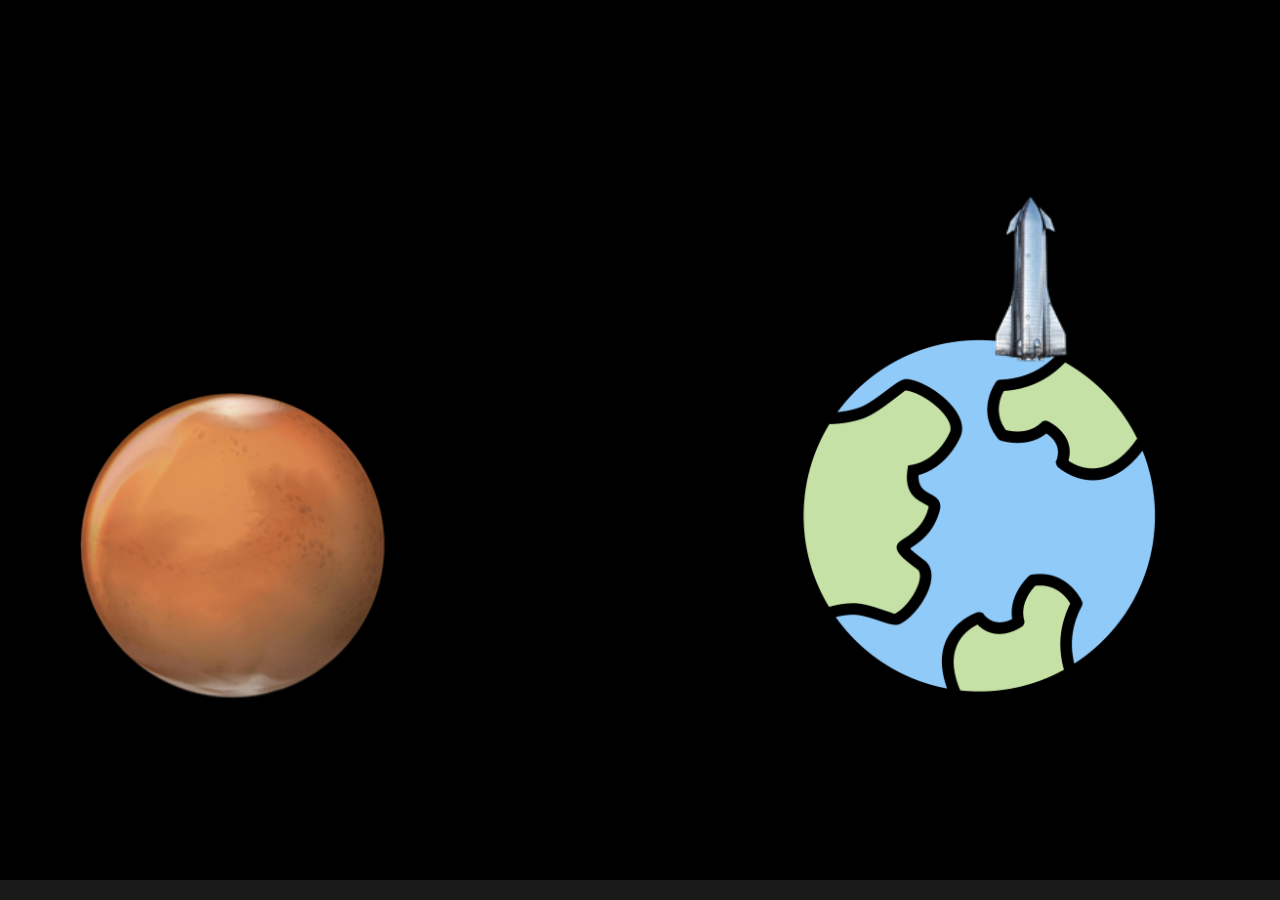
<file: index.html>
<!DOCTYPE html>
<html lang="ko">
<head>
  <meta charset="UTF-8" />
  <title>NasDuck — 실시간 자산 대시보드</title>

<!-- 새 창(세션)마다 starship.html로 이동 -->
<script>
  if (!sessionStorage.getItem('hasVisited')) {
    sessionStorage.setItem('hasVisited', 'true');
    window.location.href = 'starship.html';
  }
</script>

  <meta name="viewport" content="width=device-width, initial-scale=1" />
  <link rel="stylesheet" href="styles.css" />
  <link rel="preconnect" href="https://fonts.googleapis.com">
  <link rel="preconnect" href="https://fonts.gstatic.com" crossorigin>
  <link href="https://fonts.googleapis.com/css2?family=Noto+Sans+KR:wght@400;500;700&family=Montserrat:wght@600&display=swap" rel="stylesheet">
  <script src="https://code.jquery.com/jquery-3.7.1.min.js"></script>
</head>

<body>

  <!-- ===== 헤더 ===== -->
  <header>
    <div class="container">
      <div class="container-small">
        <a href="index.html" class="headA">
          <img src="image/nasduck.png" alt="NasDuck 로고" />
        </a>
      </div>
      <nav class="headB">
        <ul>
          <li><a href="index.html">메인</a></li>
          <li><a href="Chart.html">모의 투자</a></li>
          <li><a href="AI Reco.html">AI 포트폴리오</a></li>
          <li><a href="index.html">소개</a></li>
          <li><a href="index.html">문의</a></li>
        </ul>
      </nav>
      <div class="headC">☰</div>
    </div>
  </header>

  <!-- ===== 실시간 자산 대시보드 ===== -->
  <main>
    <section class="hero">
      <h1 class="hero-title">실시간 자산 대시보드</h1>
      <div class="dashboard" id="dashboard"></div>
    </section>
  </main>

  <!-- ===== 사이트 소개 ===== -->
  <section class="about-site">
    <div class="container">
      <img src="image/nasduck.png" alt="NasDuck 로고" class="about-logo" />
      <h2>NasDuck 소개</h2>
      <p>
        NasDuck은 데이터 기반의 투자 결정을 지원하는 웹 플랫폼입니다.<br>
        실시간 자산 대시보드, 분할매수 시뮬레이션, 그리고 AI 포트폴리오 추천 기능을 통해<br>
        사용자 여러분께서는 시장 변동에 따른 자산 추이를 즉시 파악하고,
        객관적인 데이터를 기반으로 자신에게 맞는 투자 전략을 설계하실 수 있습니다.
      </p>
      <p>
        NasDuck은 복잡한 금융 정보를 단순하고 명확하게 전달하여,
        모든 사용자가 근거 있는 수치를 바탕으로 합리적인 판단을 내릴 수 있도록 설계되었습니다.<br>
        본 웹사이트는 학습 및 연구 목적을 위해 개발되었으며,
        실제 투자 결정 및 그 결과에 대한 책임은 사용자 본인에게 있습니다.
      </p>
    </div>
  </section>

  <!-- ===== 푸터 ===== -->
  <footer>
    <div class="container footer-layout">
      <div class="footA">
        <h2>NasDuck</h2>
        <p>데이터 기반 투자 시뮬레이션 플랫폼<br><a href="#">https://nasduck.net</a></p>
        <nav class="footD">
          <ul>
            <li><a href="#"><span class="fa fa-twitter" title="Twitter"></span></a></li>
            <li><a href="#"><span class="fa fa-facebook" title="Facebook"></span></a></li>
            <li><a href="#"><span class="fa fa-youtube" title="YouTube"></span></a></li>
            <li><a href="#"><span class="fa fa-github" title="GitHub"></span></a></li>
          </ul>
        </nav>
      </div>

      <nav class="footB">
        <div>
          <h3>ABOUT</h3>
          <ul>
            <li><a href="index.html">프로젝트 개요</a></li>
            <li><a href="#">기능 설명</a></li>
            <li><a href="#">개발자 정보</a></li>
          </ul>
        </div>
        <div>
          <h3>SUPPORT</h3>
          <ul>
            <li><a href="#">FAQ</a></li>
            <li><a href="#">문의</a></li>
          </ul>
        </div>
      </nav>

      <div class="footC">© 2025 NasDuck. All rights reserved.</div>
    </div>
  </footer>

  <!-- ===== 메인 스크립트 분리 ===== -->
  <script src="index.js"></script>
</body>
</html>
</file>
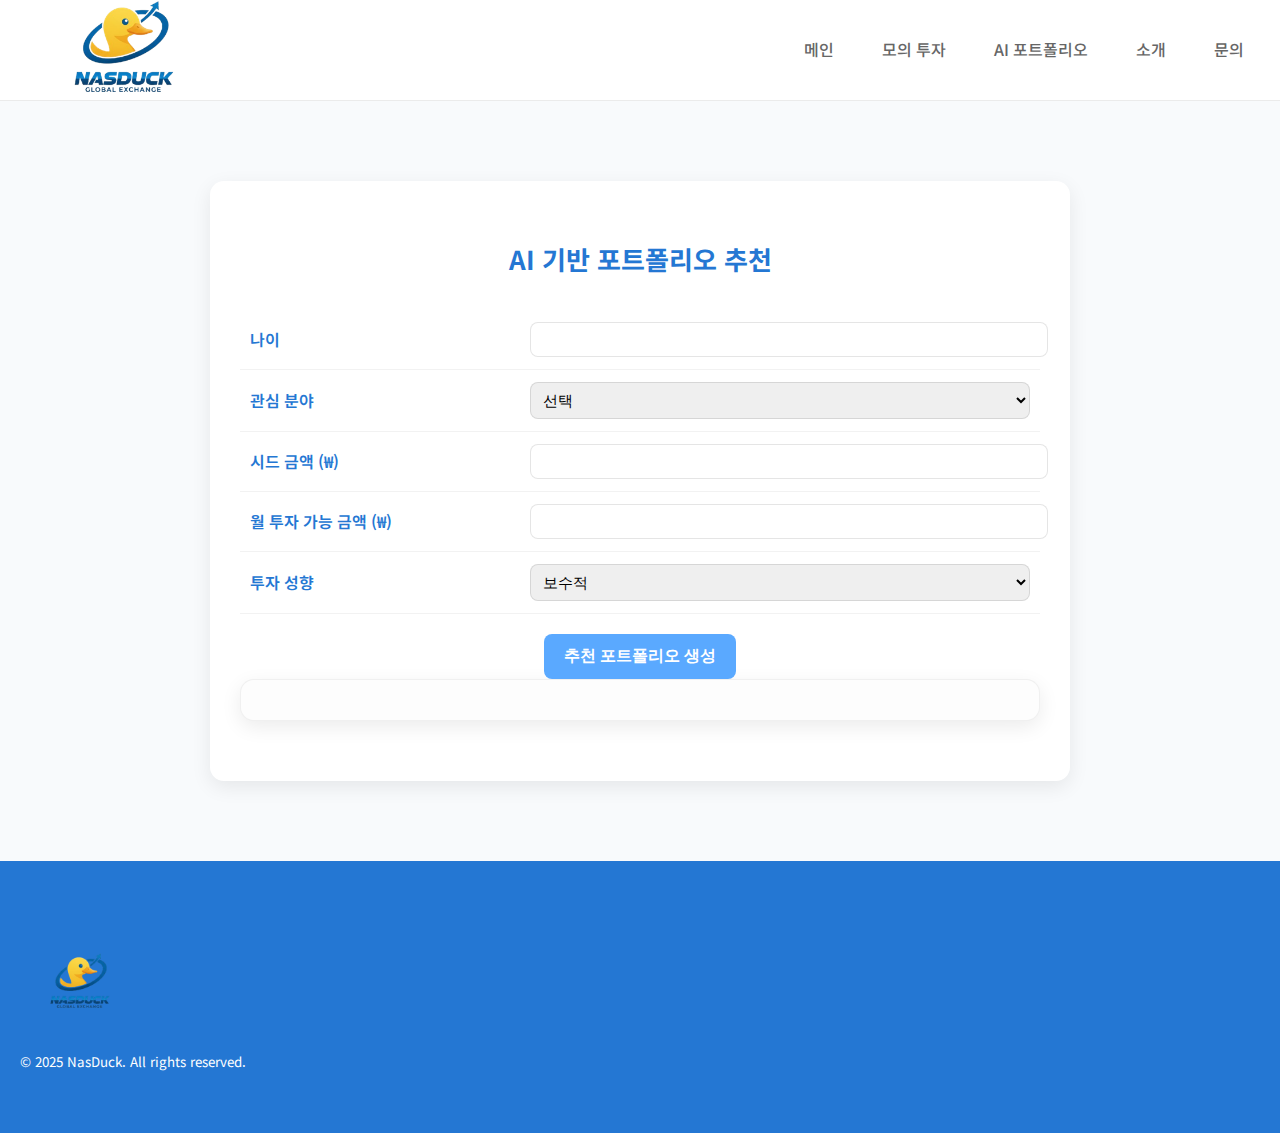
<file: AI Reco.html>
<!DOCTYPE html>
<html lang="ko">
<head>
  <meta charset="UTF-8" />
  <title>NasDuck — AI 포트폴리오 추천</title>
  <meta name="viewport" content="width=device-width, initial-scale=1" />
  <link rel="stylesheet" href="styles.css" />
  <link rel="preconnect" href="https://fonts.googleapis.com" />
  <link rel="preconnect" href="https://fonts.gstatic.com" crossorigin />
  <link href="https://fonts.googleapis.com/css2?family=Noto+Sans+KR:wght@400;500;700&display=swap" rel="stylesheet" />
  <script src="https://code.jquery.com/jquery-3.7.1.min.js"></script>
</head>

<body>

  <!-- ===== 헤더 ===== -->
  <header>
    <div class="container">
      <div class="container-small">
        <a href="index.html" class="headA">
          <img src="image/nasduck.png" alt="NasDuck 로고" width="45" height="45" decoding="async" />
        </a>
      </div>
      <nav class="headB">
        <ul>
          <li><a href="index.html">메인</a></li>
          <li><a href="Chart.html">모의 투자</a></li>
          <li><a href="AI Reco.html">AI 포트폴리오</a></li>
          <li><a href="index.html">소개</a></li>
          <li><a href="index.html">문의</a></li>
        </ul>
      </nav>
    </div>
  </header>

  <!-- ===== 메인 ===== -->
  <main>
    <section class="ai-section">
      <h1>AI 기반 포트폴리오 추천</h1>

      <form id="portfolio-form" class="ai-form">
        <table class="ai-table">
          <tr>
            <th>나이</th>
            <td><input type="number" id="age" min="18" max="100" required /></td>
          </tr>
          <tr>
            <th>관심 분야</th>
            <td>
              <select id="interest" required>
                <option value="">선택</option>
                <option value="기술">기술</option>
                <option value="소비자 서비스">소비자 서비스</option>
                <option value="헬스케어">헬스케어</option>
                <option value="금융">금융</option>
                <option value="산업">산업</option>
                <option value="자원 및 에너지">자원 및 에너지</option>
                <option value="소비재">소비재</option>
                <option value="통신 서비스">통신 서비스</option>
              </select>
            </td>
          </tr>
          <tr>
            <th>시드 금액 (₩)</th>
            <td><input type="number" id="seed" min="100000" step="100000" required /></td>
          </tr>
          <tr>
            <th>월 투자 가능 금액 (₩)</th>
            <td><input type="number" id="monthly" min="50000" step="50000" required /></td>
          </tr>
          <tr>
            <th>투자 성향</th>
            <td>
              <select id="risk" required>
                <option value="보수적">보수적</option>
                <option value="중립">중립</option>
                <option value="공격적">공격적</option>
                <option value="도박">도박</option>
              </select>
            </td>
          </tr>
        </table>
        <button type="submit" class="ai-submit">추천 포트폴리오 생성</button>
      </form>

      <div id="loading" class="ai-loading" style="display:none;">AI가 포트폴리오를 분석 중입니다...</div>
      <div id="result" class="ai-result"></div>
    </section>
  </main>

  <!-- ===== 푸터 ===== -->
  <footer class="site-footer">
    <div class="container footer-inner">
      <div class="footer__brand">
        <img src="image/nasduck.png" alt="" width="120" height="120" />
      </div>
      <small class="footer__copy">© 2025 NasDuck. All rights reserved.</small>
    </div>
  </footer>

  <!-- ===== 외부 스크립트 ===== -->
  <script src="AI Reco.js"></script>
</body>
</html>
</file>
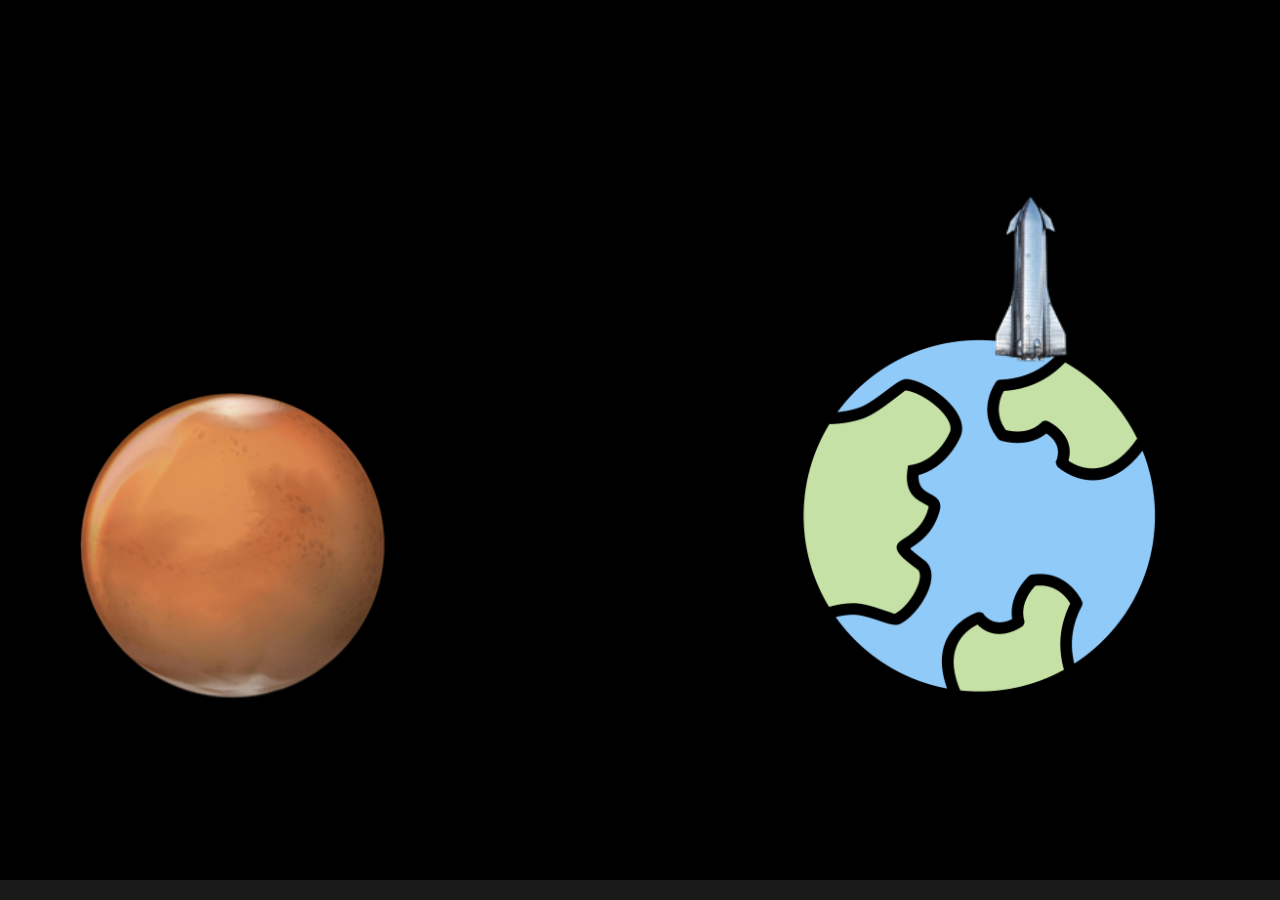
<file: starship.html>
<!DOCTYPE html>
<html lang="ko">
<head>
  <meta charset="UTF-8">
  <title>Starship Launch</title>
  <meta name="viewport" content="width=device-width, initial-scale=1">
  <link rel="stylesheet" href="starship.css">
</head>
<body>
  <!-- 게이지바 -->
  <div id="progress-container">
    <div id="progress-bar"></div>
  </div>

  <!-- 완료 버튼 -->
  <button id="home-btn">메인 화면으로 이동</button>

  <!-- 이미지 -->
  <img id="earth" src="image/지구.png" alt="Earth" decoding="async">
  <img id="mars" src="image/화성.png" alt="Mars" decoding="async">
  <img id="starship" src="image/스타쉽.png" alt="Starship" decoding="async">
  <img id="elon" src="image/일론머스크.png" alt="Elon Musk" decoding="async">

  <script src="starship.js"></script>
</body>
</html>
</file>
<file: styles.css>
@charset "UTF-8";

/* ============================================================= */
/* 기본 변수 */
/* ============================================================= */
:root {
  --brand: #5aa9ff;
  --brand-dark: #2477d3;
  --bg: #f8fafc;
  --text: #222;
  --muted: #666;
  --radius: 14px;
  --shadow: 0 6px 20px rgba(0, 0, 0, 0.08);
  --max-width: 1280px;
}

/* ============================================================= */
/* 기본 구조 */
/* ============================================================= */
body {
  margin: 0;
  font-family: 'Noto Sans KR', sans-serif;
  background: var(--bg);
  color: var(--text);
  line-height: 1.6;
}

/* ============================================================= */
/* 헤더 */
/* ============================================================= */
header {
  width: 100%;
  background: #fff;
  border-bottom: 1px solid rgba(0, 0, 0, 0.08);
  position: sticky;
  top: 0;
  z-index: 100;
}

header .container {
  display: flex;
  align-items: center;
  justify-content: space-between;
  padding: 0 24px;
  height: 100px;
  box-sizing: border-box;
}

.headA img { height: 200px; width: auto; }

.headB ul {
  list-style: none;
  display: flex;
  gap: 24px;
  margin: 0;
  padding: 0;
}

.headB a {
  color: var(--muted);
  text-decoration: none;
  font-weight: 500;
  padding: 6px 12px;
  border-radius: 8px;
  transition: 0.2s;
}
.headB a:hover { background: rgba(90,169,255,0.1); color: var(--brand-dark); }
.headB a.active { color: var(--brand-dark); font-weight: 700; }

/* ============================================================= */
/* 메인: 실시간 자산 대시보드 */
/* ============================================================= */
.hero {
  text-align: center;
  padding: 80px 20px 120px;
  background: linear-gradient(180deg, #ffffff 0%, #f3f7ff 100%);
}

.hero-title {
  font-size: 32px;
  font-weight: 700;
  color: var(--brand-dark);
  margin-bottom: 40px;
}

.dashboard {
  display: grid;
  grid-template-columns: repeat(auto-fit, minmax(280px, 1fr));
  gap: 24px;
  max-width: 1100px;
  margin: 0 auto;
  padding: 0 20px;
}

.asset-card {
  background: #fff;
  border-radius: var(--radius);
  box-shadow: var(--shadow);
  border: 1px solid rgba(0,0,0,0.06);
  padding: 20px 22px;
  transition: transform .2s ease, box-shadow .2s ease;
}
.asset-card:hover { transform: translateY(-4px); box-shadow: 0 8px 24px rgba(0,0,0,0.12); }

.asset-title { font-size: 16px; font-weight: 600; margin-bottom: 8px; }
.asset-price { font-size: 18px; font-weight: 700; margin-bottom: 6px; }
.asset-change { font-size: 15px; color: var(--muted); }
.update-time { font-size: 13px; color: #888; margin-top: 6px; }

.asset-card.up, .asset-card.up * { color: #d32f2f !important; }
.asset-card.down, .asset-card.down * { color: #1976d2 !important; }

/* ============================================================= */
/* 분할매수 시뮬레이션 */
/* ============================================================= */
.sim-wrapper {
  display: flex;
  justify-content: center;
  align-items: flex-start;
  gap: 40px;
  padding: 40px 20px 80px;
  max-width: var(--max-width);
  margin: 0 auto;
}

.chart-section, .right-panel {
  background: #fff;
  border-radius: var(--radius);
  box-shadow: var(--shadow);
  padding: 24px;
}

.chart-section { flex: 1; }
.right-panel { flex: 0 0 380px; }

#chart-container { width: 100%; height: 400px; margin-top: 20px; }

.sim-form label { display: block; margin-bottom: 10px; }
.sim-btn {
  background: var(--brand);
  border: none;
  color: #fff;
  padding: 8px 14px;
  border-radius: 8px;
  cursor: pointer;
  transition: background 0.2s ease;
  margin-top: 6px;
}
.sim-btn:hover { background: var(--brand-dark); }

.hidden { display: none !important; }
.fx-value { color: var(--brand-dark); font-weight: 600; margin-left: 6px; }

/* ============================================================= */
/* AI 포트폴리오 추천 */
/* ============================================================= */
.ai-section {
  max-width: 800px;
  margin: 80px auto;
  background: #fff;
  border-radius: var(--radius);
  box-shadow: var(--shadow);
  padding: 40px 30px 60px;
  text-align: center;
}

.ai-section h1 {
  color: var(--brand-dark);
  font-size: 26px;
  margin-bottom: 30px;
}

.ai-table {
  width: 100%;
  border-collapse: collapse;
  margin-bottom: 20px;
}
.ai-table th, .ai-table td {
  padding: 12px 10px;
  text-align: left;
  border-bottom: 1px solid rgba(0,0,0,0.05);
}
.ai-table th {
  width: 35%;
  color: var(--brand-dark);
  font-weight: 600;
}
.ai-table input, .ai-table select {
  width: 100%;
  padding: 8px;
  border-radius: 8px;
  border: 1px solid rgba(0,0,0,0.1);
  font-size: 15px;
}

.ai-submit {
  background: var(--brand);
  color: #fff;
  font-weight: 600;
  border: none;
  border-radius: 8px;
  padding: 12px 20px;
  font-size: 16px;
  cursor: pointer;
  transition: background 0.2s ease;
}
.ai-submit:hover { background: var(--brand-dark); }

.ai-loading {
  font-size: 16px;
  color: var(--brand-dark);
  margin-top: 20px;
  font-weight: 500;
}
.ai-result {
  text-align: left;
  background: #fdfdfd;
  border: 1px solid rgba(0,0,0,0.05);
  padding: 20px;
  border-radius: var(--radius);
  box-shadow: var(--shadow);
  font-size: 15px;
  line-height: 1.8;
}
.result-table {
  width: 100%;
  border-collapse: collapse;
  margin: 10px 0 20px;
}
.result-table th, .result-table td {
  border: 1px solid rgba(0,0,0,0.1);
  padding: 8px 10px;
  text-align: left;
}
.result-table th {
  background: #f1f6ff;
  color: var(--brand-dark);
  font-weight: 600;
}

/* ============================================================= */
/* 소개 섹션 */
/* ============================================================= */
.about-site {
  background: #fff;
  padding: 100px 20px;
  border-top: 1px solid rgba(0, 0, 0, 0.05);
  border-bottom: 1px solid rgba(0, 0, 0, 0.05);
  box-shadow: var(--shadow);
  text-align: center;
}

.about-site h2 {
  font-family: 'Montserrat', sans-serif;
  font-size: 30px;
  color: var(--brand-dark);
  margin-bottom: 20px;
}
.about-site p {
  font-size: 15px;
  color: var(--text);
  line-height: 1.8;
  margin-bottom: 16px;
}

/* ============================================================= */
/* 푸터 (가로형 복원) */
/* ============================================================= */
footer {
  background-color: #2477d3;
  color: #fff;
  padding: 60px 20px;
}

.footer-layout {
  display: flex;
  flex-wrap: wrap;
  justify-content: space-between;
  align-items: flex-start;
  max-width: 1000px;
  margin: 0 auto;
}

.footA {
  flex: 0 0 40%;
}
.footB {
  flex: 0 0 55%;
  display: flex;
  justify-content: space-around;
}

.footA h2 {
  font-family: 'Montserrat', sans-serif;
  font-size: 26px;
  margin-bottom: 10px;
}
.footA a {
  color: inherit;
  text-decoration: none;
}

.footB h3 {
  font-size: 14px;
  border-bottom: 1px solid currentColor;
  margin-bottom: 10px;
}
.footB ul {
  list-style: none;
  margin: 0;
  padding: 0;
}
.footB a {
  color: inherit;
  font-size: 13px;
  text-decoration: none;
  display: block;
  padding: 4px 0;
}
.footB a:hover { text-decoration: underline; }

.footD ul {
  list-style: none;
  margin: 20px 0 0;
  padding: 0;
  display: flex;
}
.footD a {
  color: inherit;
  border: 1px solid currentColor;
  width: 2em;
  line-height: 2em;
  border-radius: 50%;
  text-align: center;
  margin-right: 8px;
}

.footC {
  flex: 0 0 100%;
  text-align: center;
  font-size: 12px;
  margin-top: 40px;
}
</file>
<file: starship.css>
/* =========================
   기본 (PC 화면 기준)
   ========================= */
body {
  margin: 0;
  overflow: hidden;
  background-color: black;
}

img {
  position: absolute;
  will-change: transform;
  transform: translateZ(0); /* GPU 가속 */
}

#earth {
  width: 500px;
  right: 4%;
  bottom: 15%;
}

#mars {
  width: 400px;
  left: 4%;
  bottom: 20%;
}

#starship {
  width: 120px;
  right: calc(10% + 60px);
  bottom: calc(43% + 150px);
  cursor: pointer;
  transition: bottom 3s linear;
}

#elon {
  display: none;
  width: 500px;
  position: absolute;
  transition: top 2s ease-in;
}

/* 게이지 바 */
#progress-container {
  position: fixed;
  bottom: 0;
  left: 0;
  width: 100%;
  height: 20px;
  background: rgba(255,255,255,0.1);
}

#progress-bar {
  width: 0%;
  height: 100%;
  background: lime;
}

/* 메인 이동 버튼 */
#home-btn {
  position: fixed;
  bottom: 40px;
  left: 50%;
  transform: translateX(-50%);
  padding: 10px 20px;
  font-size: 16px;
  font-weight: bold;
  border: none;
  border-radius: 6px;
  cursor: pointer;
  background-color: lime;
  color: black;
  display: none;
}



/* =========================
   태블릿 (가로폭 ≤ 1024px)
   ========================= */
@media (max-width: 1024px) {
  #earth {
    width: 300px;
    right: 3%;
    bottom: 12%;
  }

  #mars {
    width: 270px;
    left: 3%;
    bottom: 15%;
  }

  #starship {
    width: 70px;
    right: calc(8% + 50px);
    bottom: calc(42% + 80px);
  }

  #elon {
    width: 380px;
  }

  #progress-container {
    height: 16px;
  }

  #home-btn {
    font-size: 15px;
    padding: 8px 18px;
    bottom: 35px;
  }
}



/* =========================
   스마트폰 (가로폭 ≤ 600px)
   ========================= */
@media (max-width: 600px) {
  #earth {
    width: 180px;
    right: 2%;
    bottom: 10%;
  }

  #mars {
    width: 160px;
    left: 2%;
    bottom: 12%;
  }

  #starship {
    width: 55px;
    right: calc(6% + 40px);
    bottom: calc(40% + 60px);
  }

  #elon {
    width: 260px;
  }

  #progress-container {
    height: 10px;
  }

  #home-btn {
    font-size: 13px;
    padding: 6px 14px;
    bottom: 30px;
  }
}

/* -------- 분할매수 시뮬레이션 -------- */
.investment-panel {
  margin: 40px auto;
  max-width: 600px;
  background: #fff;
  border-radius: 12px;
  box-shadow: var(--shadow);
  padding: 24px;
}

.investment-panel h2 {
  margin-bottom: 16px;
  color: var(--brand-dark);
}

#investment-form {
  display: grid;
  gap: 12px;
}

#investment-form label {
  display: flex;
  justify-content: space-between;
  align-items: center;
}

#investment-form input,
#investment-form select {
  padding: 6px 10px;
  font-size: 15px;
  border: 1px solid #ccc;
  border-radius: 6px;
}

#investment-form button {
  background-color: var(--brand);
  color: #fff;
  border: none;
  border-radius: 6px;
  padding: 10px;
  cursor: pointer;
  margin-top: 10px;
}

#investment-form button:hover {
  background-color: var(--brand-dark);
}

#result p {
  margin: 6px 0;
  font-size: 15px;
}
</file>
